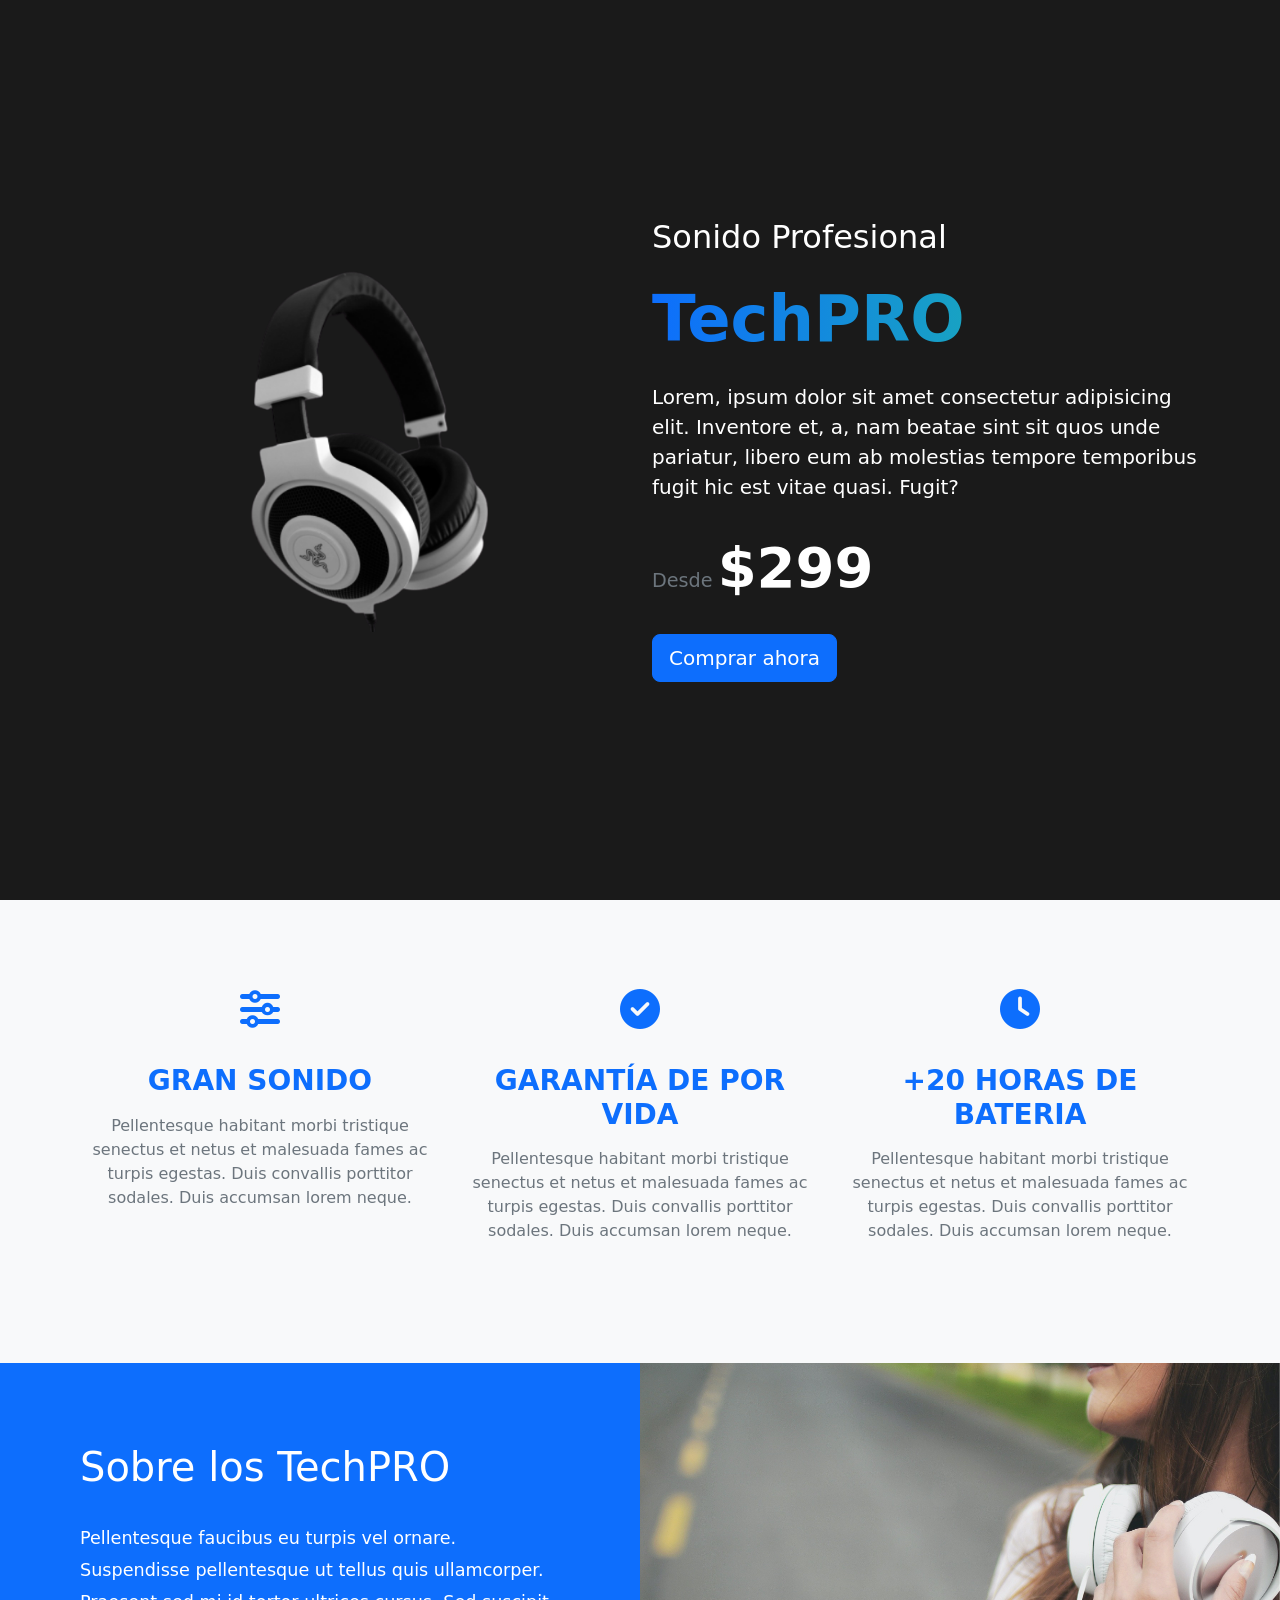
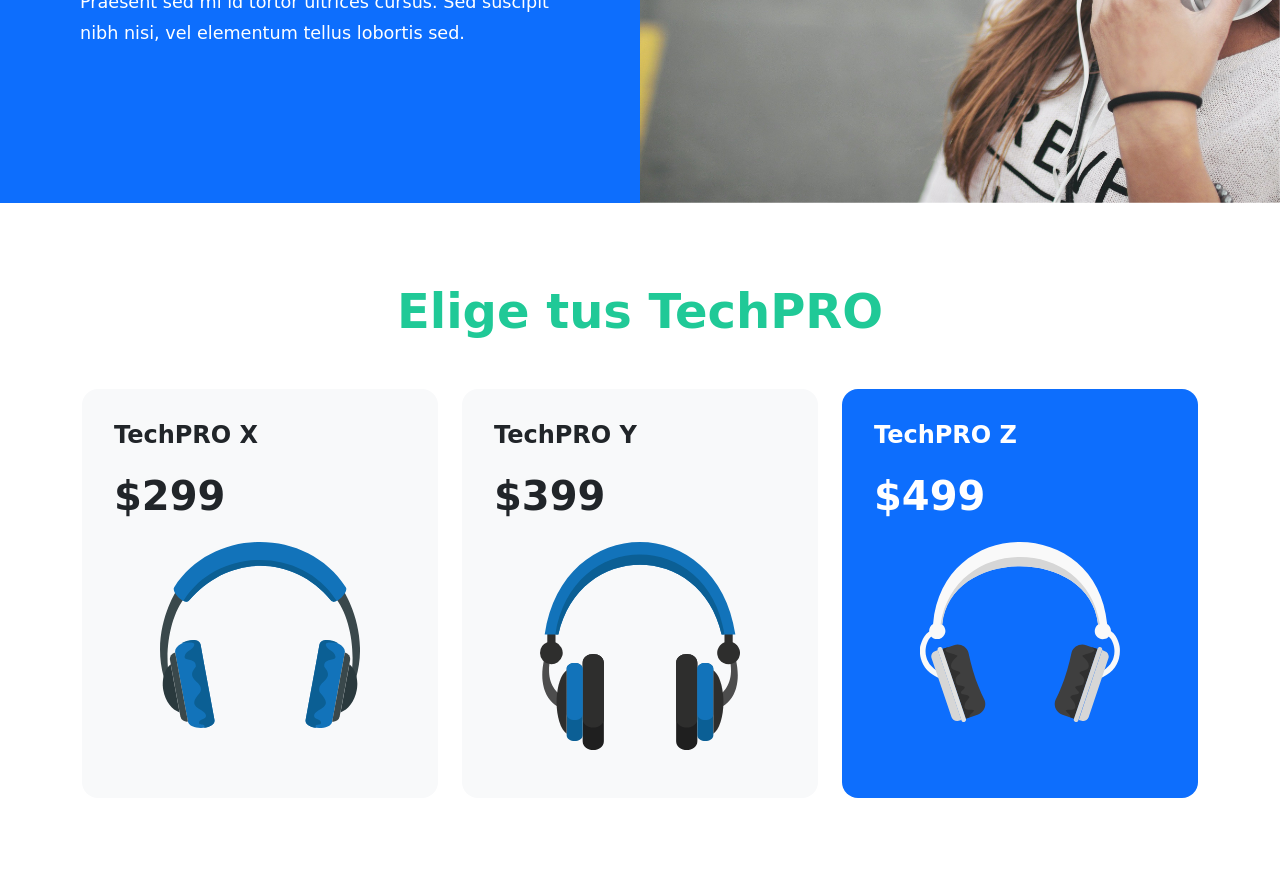
<file: Boostrap/Index.html>
<!DOCTYPE html>
<html lang="es">
<head>
    <meta charset="UTF-8">
    <meta name="viewport" content="width=device-width, initial-scale=1.0">
    <title>TechPRO - Sonido Profesional</title>
    <link rel="stylesheet" href="Style.css">
    <link href="https://cdnjs.cloudflare.com/ajax/libs/bootstrap/5.3.2/css/bootstrap.min.css" rel="stylesheet">
    <link href="https://cdnjs.cloudflare.com/ajax/libs/font-awesome/6.5.1/css/all.min.css" rel="stylesheet">
</head>
<body>
    <main>
        <!-- Hero Section -->
        <section class="hero">
            <div class="container">
                <div class="row align-items-center">
                    <div class="col-md-6">
                        <img src="img/header.png" alt="TechPRO Headphones" class="img-fluid">
                    </div>
                    <div class="col-md-6">
                        <h2 class="mb-4">Sonido Profesional</h2>
                        <h1 class="product-title mb-4">TechPRO</h1>
                        <p class="lead mb-4">
                            Lorem, ipsum dolor sit amet consectetur adipisicing elit. Inventore et, a, nam beatae
                            sint sit quos unde pariatur, libero eum ab molestias tempore temporibus fugit hic est
                            vitae quasi. Fugit?
                        </p>
                        <div class="mb-4">
                            <span class="price-label">Desde</span>
                            <span class="price">$299</span>
                        </div>
                        <button class="btn btn-primary btn-lg">Comprar ahora</button>
                    </div>
                </div>
            </div>
        </section>

        <!-- Features Section -->
        <section class="features">
            <div class="container">
                <div class="row text-center">
                    <div class="col-md-4 mb-4">
                        <div class="feature-icon">
                            <i class="fas fa-sliders-h"></i>
                        </div>
                        <h3 class="feature-title">GRAN SONIDO</h3>
                        <p class="feature-text">
                            Pellentesque habitant morbi tristique senectus et netus et malesuada fames ac turpis egestas. Duis convallis porttitor sodales. Duis accumsan lorem neque.
                        </p>
                    </div>
                    <div class="col-md-4 mb-4">
                        <div class="feature-icon">
                            <i class="fas fa-check-circle"></i>
                        </div>
                        <h3 class="feature-title">GARANTÍA DE POR VIDA</h3>
                        <p class="feature-text">
                            Pellentesque habitant morbi tristique senectus et netus et malesuada fames ac turpis egestas. Duis convallis porttitor sodales. Duis accumsan lorem neque.
                        </p>
                    </div>
                    <div class="col-md-4 mb-4">
                        <div class="feature-icon">
                            <i class="fas fa-clock"></i>
                        </div>
                        <h3 class="feature-title">+20 HORAS DE BATERIA</h3>
                        <p class="feature-text">
                            Pellentesque habitant morbi tristique senectus et netus et malesuada fames ac turpis egestas. Duis convallis porttitor sodales. Duis accumsan lorem neque.
                        </p>
                    </div>
                </div>
            </div>
        </section>

        <!-- About Section -->
        <section class="about">
            <div class="row g-0">
                <div class="col-md-6">
                    <div class="about-content">
                        <h2 class="about-title">Sobre los TechPRO</h2>
                        <p class="about-text">
                            Pellentesque faucibus eu turpis vel ornare. Suspendisse pellentesque ut tellus quis ullamcorper. Praesent sed mi id tortor ultrices cursus. Sed suscipit nibh nisi, vel elementum tellus lobortis sed.
                        </p>
                    </div>
                </div>
                <div class="col-md-6">
                    <img src="img/imagen-mujer.jpg" alt="Person wearing TechPRO headphones" class="img-fluid h-100 object-fit-cover">
                </div>
            </div>
        </section>

        <!-- Products Section -->
        <section class="products">
            <div class="container">
                <h2 class="products-title fw-bold">Elige tus TechPRO</h2>
                <div class="row g-4">
                    <div class="col-md-4">
                        <div class="product-card light">
                            <h3 class="model">TechPRO X</h3>
                            <div class="card-price">$299</div>
                            <img src="img/modelo-x.svg"TechPRO X Headphones" class="img-fluid">
                        </div>
                    </div>
                    <div class="col-md-4">
                        <div class="product-card light">
                            <h3 class="model">TechPRO Y</h3>
                            <div class="card-price">$399</div>
                            <img src="img/modelo-y.svg" alt="TechPRO Y Headphones" class="img-fluid">
                        </div>
                    </div>
                    <div class="col-md-4">
                        <div class="product-card dark">
                            <h3 class="model">TechPRO Z</h3>
                            <div class="card-price">$499</div>
                            <img src="img/modelo-z.svg" alt="TechPRO Z Headphones" class="img-fluid">
                        </div>
                    </div>
                </div>
            </div>
        </section>
    </main>

    <script src="https://cdnjs.cloudflare.com/ajax/libs/bootstrap/5.3.2/js/bootstrap.bundle.min.js"></script>
</body>
</html>
</file>
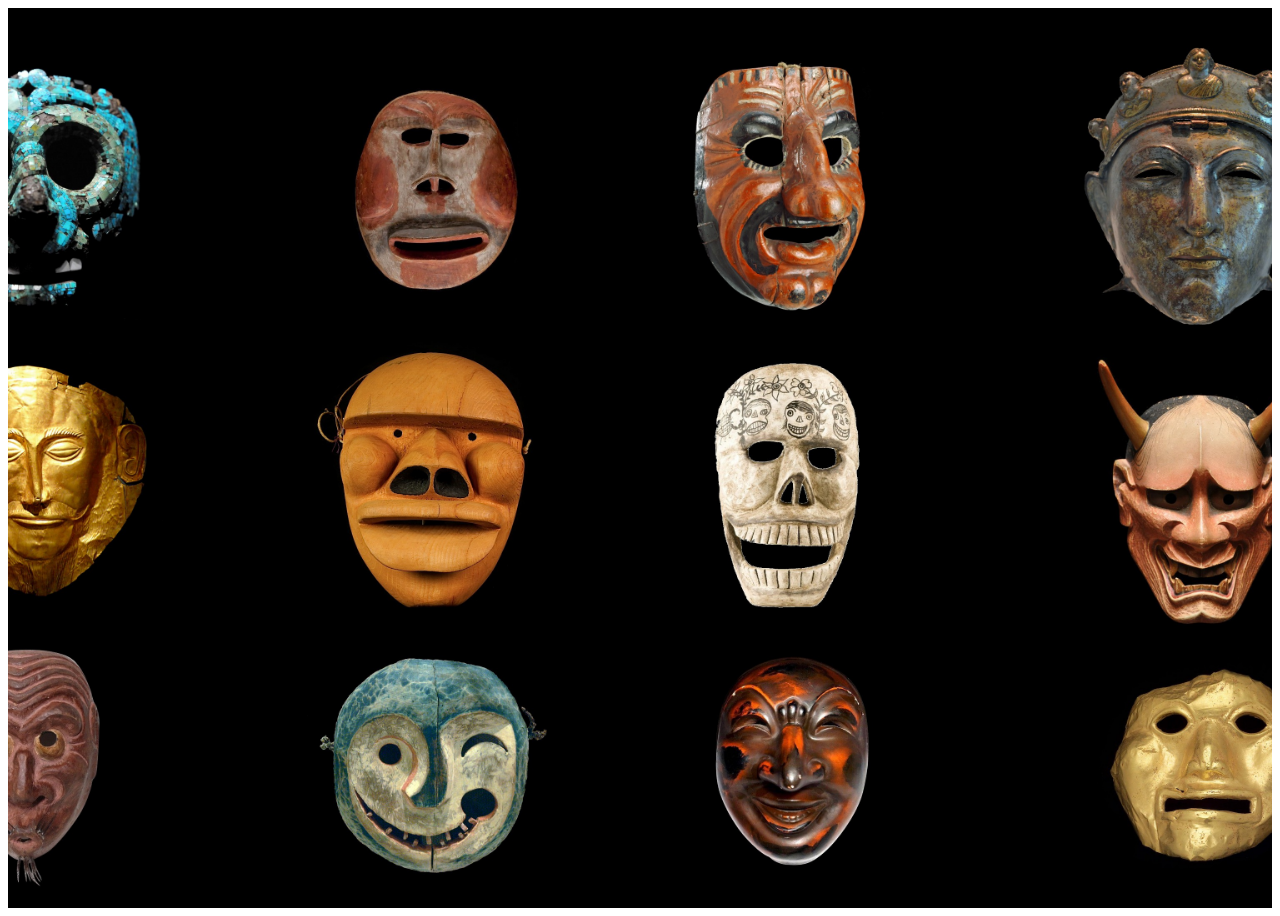
<file: Callback/index.html>
<!DOCTYPE html>
<html lang="en">
<head>
    <meta charset="UTF-8">
    <meta name="viewport" content="width=device-width, initial-scale=1.0">
    <link rel="stylesheet" href="assets/style/style.css">
    <title>Document</title>
</head>
<body>

    <div class="imgMask">
    </div>

    <script src="assets/js/promesas.js"></script>
</body>
</html>
</file>
<file: Boostrap/Style.css>
.hero {
    background-color: #1a1a1a;
    color: white;
    min-height: 100vh;
    display: flex;
    align-items: center;
}
.product-title {
    background: linear-gradient(to right, #0d6efd, #20c997);
    -webkit-background-clip: text;
    background-clip: text;
    color: transparent;
    font-size: 4rem;
    font-weight: bold;
}
.price {
    font-size: 3.5rem;
    font-weight: bold;
}
.price-label {
    color: #6c757d;
    font-size: 1.2rem;
}

/* Features Section */
.features {
    padding: 5rem 0;
    background-color: #f8f9fa;
}
.feature-icon {
    font-size: 2.5rem;
    color: #0d6efd;
    margin-bottom: 1.5rem;
}
.feature-title {
    color: #0d6efd;
    font-weight: bold;
    margin-bottom: 1rem;
}
.feature-text {
    color: #6c757d;
    text-align: center;
}

/* About Section */
.about {
    background-color: #0d6efd;
    color: white;
}
.about-content {
    padding: 5rem;
}
.about-title {
    font-size: 2.5rem;
    margin-bottom: 2rem;
}
.about-text {
    font-size: 1.1rem;
    line-height: 1.8;
}

/* Products Section */
.products {
    padding: 5rem 0;
    background-color: white;
}
.products-title {
    color: #20c997;
    font-size: 3rem;
    text-align: center;
    margin-bottom: 3rem;
}
.product-card {
    border-radius: 1rem;
    padding: 2rem;
    height: 100%;
    transition: transform 0.3s ease;
}
.product-card:hover {
    transform: translateY(-10px);
}
.product-card.light {
    background-color: #f8f9fa;
}
.product-card.dark {
    background-color: #0d6efd;
    color: white;
}
.product-card .model {
    font-size: 1.5rem;
    font-weight: bold;
    margin-bottom: 1rem;
}
.product-card .card-price {
    font-size: 2.5rem;
    font-weight: bold;
    margin-bottom: 1rem;
}
.product-card img {
    max-width: 200px;
    margin: 1rem auto;
    display: block;
}
</file>
<file: Callback/assets/style/style.css>
*{
    padding: 0;
    box-sizing: border-box;
}


.imgMask{
 width: 100%;
 height: 100vh;
 background-image: url(img/wallhaven-zxqqpj.jpg);   
 background-position: center;
 background-size: cover;
}

.imgMask:hover{
    transform: rotate(50deg);
}
</file>
